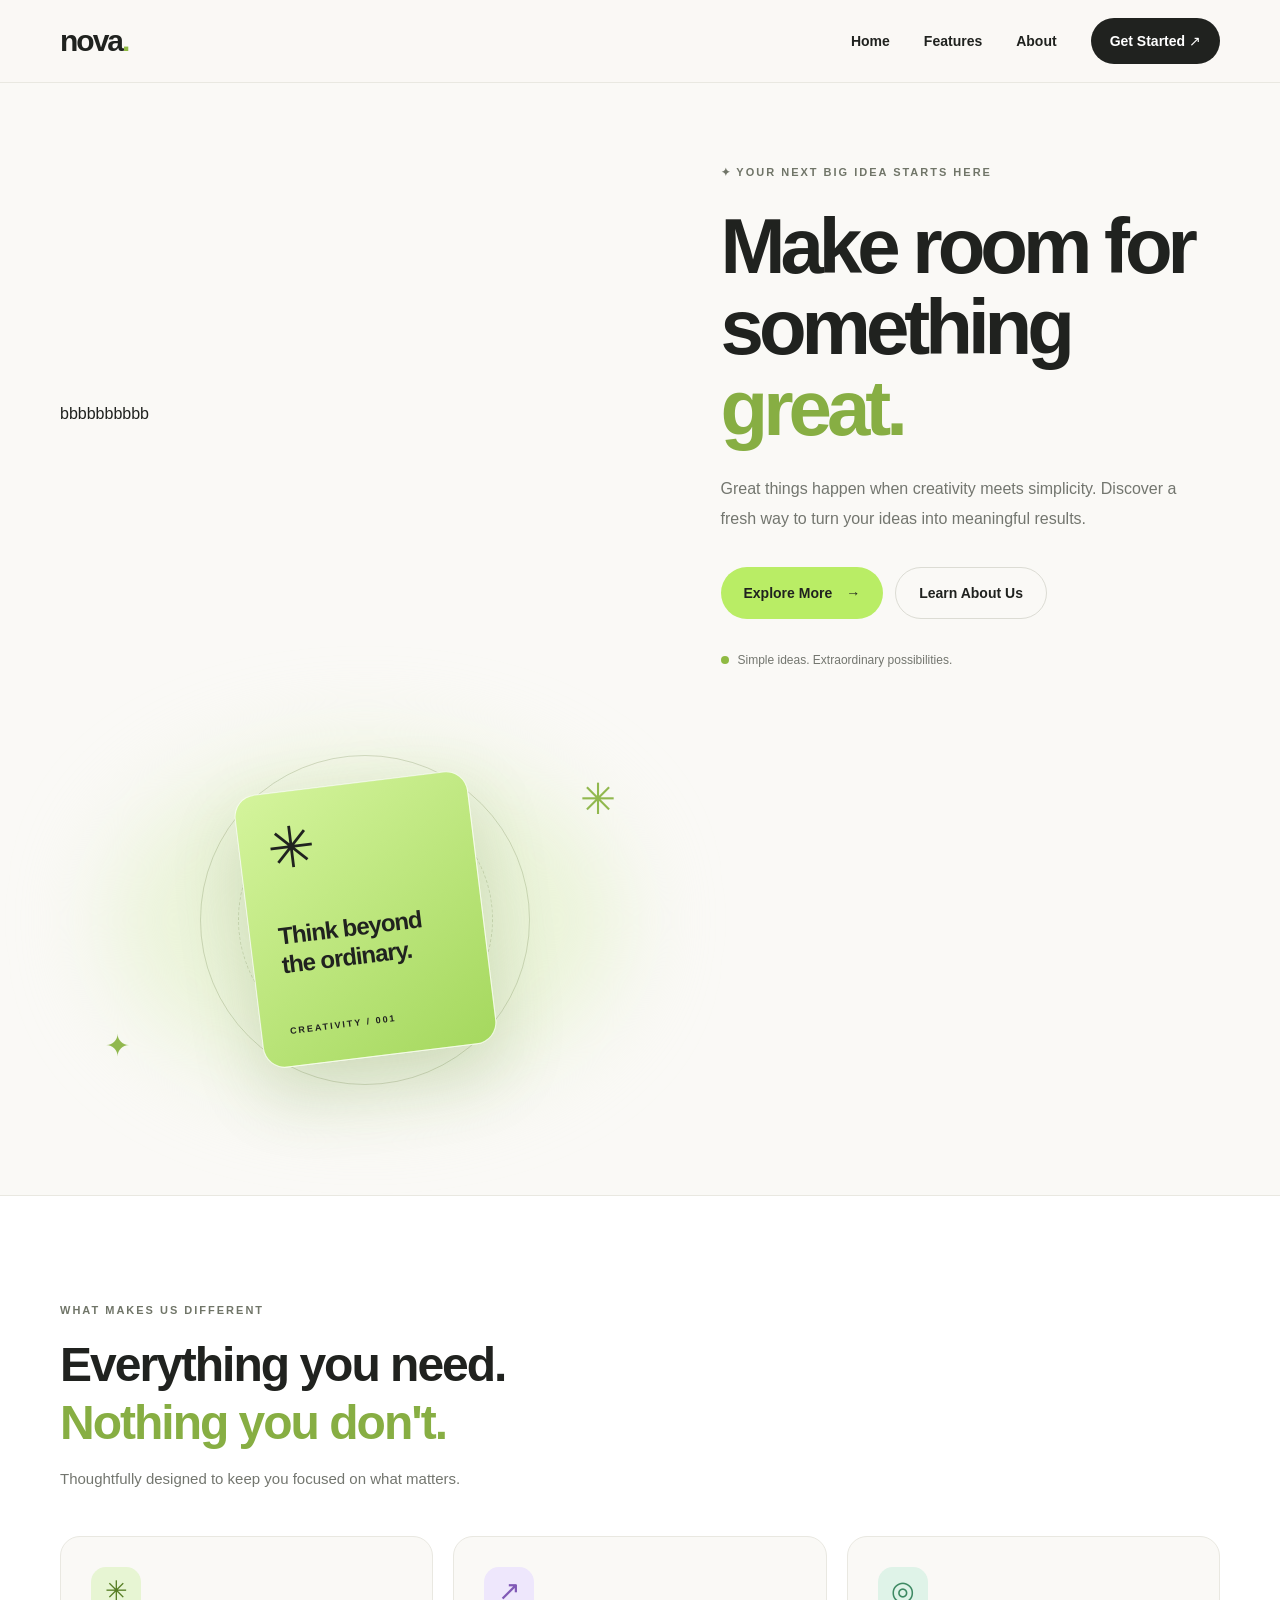
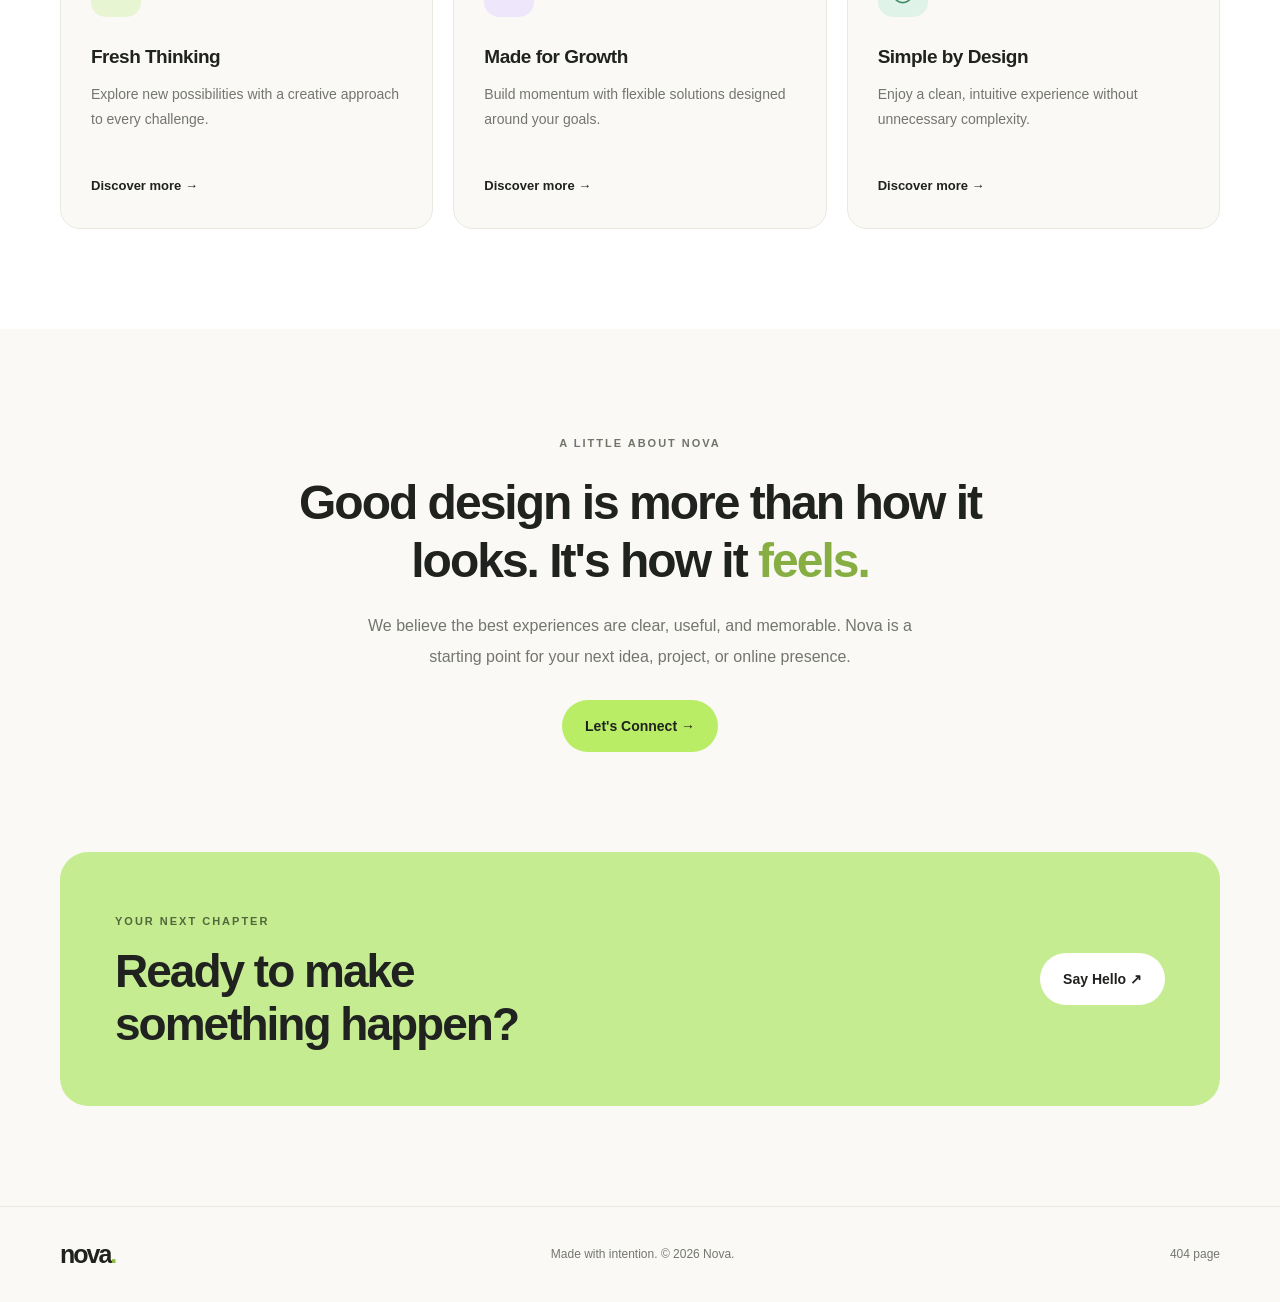
<file: index.html>
<!DOCTYPE html>
<html lang="en">
<head>
  <meta charset="UTF-8">
  <meta name="viewport" content="width=device-width, initial-scale=1.0">
  <meta name="description" content="Discover a better way to bring your ideas to life.">
  <title>Nova — Build Something Great</title>
  <link rel="stylesheet" href="style.css">
</head>
<body>
  <header class="site-header">
    <nav class="navbar container" aria-label="Main navigation">
      <a href="index.html" class="logo">nova<span>.</span></a>

      <div class="nav-links">
        <a href="#home">Home</a>
        <a href="#features">Features</a>
        <a href="#about">About</a>
        <a href="#contact" class="nav-cta">Get Started ↗</a>
      </div>
    </nav>
  </header>

  <main>
    <section class="hero container" id="home">bbbbbbbbbb
      <div class="hero-content">
        <span class="eyebrow">✦ YOUR NEXT BIG IDEA STARTS HERE</span>

        <h1>Make room for<br>something <span>great.</span></h1>

        <p class="hero-description">
          Great things happen when creativity meets simplicity.
          Discover a fresh way to turn your ideas into meaningful results.
        </p>

        <div class="hero-actions">
          <a href="#features" class="button button-primary">
            Explore More <span>→</span>
          </a>
          <a href="#about" class="button button-secondary">
            Learn About Us
          </a>
        </div>

        <div class="hero-note">
          <span class="status-dot"></span>
          Simple ideas. Extraordinary possibilities.
        </div>
      </div>

      <div class="hero-art" aria-label="Abstract decorative artwork">
        <div class="art-glow"></div>
        <div class="art-circle circle-one"></div>
        <div class="art-circle circle-two"></div>
        <div class="art-card">
          <span class="art-symbol">✳</span>
          <p>Think beyond<br>the ordinary.</p>
          <span class="art-caption">CREATIVITY / 001</span>
        </div>
        <span class="floating-star star-one">✳</span>
        <span class="floating-star star-two">✦</span>
      </div>
    </section>

    <section class="features section" id="features">
      <div class="container">
        <div class="section-heading">
          <span class="eyebrow">WHAT MAKES US DIFFERENT</span>
          <h2>Everything you need.<br><span>Nothing you don't.</span></h2>
          <p>Thoughtfully designed to keep you focused on what matters.</p>
        </div>

        <div class="feature-grid">
          <article class="feature-card">
            <div class="feature-icon">✳</div>
            <h3>Fresh Thinking</h3>
            <p>Explore new possibilities with a creative approach to every challenge.</p>
            <a href="#about" class="text-link">Discover more →</a>
          </article>

          <article class="feature-card">
            <div class="feature-icon icon-purple">↗</div>
            <h3>Made for Growth</h3>
            <p>Build momentum with flexible solutions designed around your goals.</p>
            <a href="#about" class="text-link">Discover more →</a>
          </article>

          <article class="feature-card">
            <div class="feature-icon icon-green">◎</div>
            <h3>Simple by Design</h3>
            <p>Enjoy a clean, intuitive experience without unnecessary complexity.</p>
            <a href="#about" class="text-link">Discover more →</a>
          </article>
        </div>
      </div>
    </section>

    <section class="about-section section" id="about">
      <div class="container about-content">
        <span class="eyebrow">A LITTLE ABOUT NOVA</span>
        <h2>Good design is more than how it looks. It's how it <span>feels.</span></h2>
        <p>
          We believe the best experiences are clear, useful, and memorable.
          Nova is a starting point for your next idea, project, or online presence.
        </p>
        <a href="#contact" class="button button-primary">Let's Connect →</a>
      </div>
    </section>

    <section class="contact-section section" id="contact">
      <div class="container contact-card">
        <div>
          <span class="eyebrow">YOUR NEXT CHAPTER</span>
          <h2>Ready to make<br>something happen?</h2>
        </div>
        <a href="mailto:hello@example.com" class="button button-light">
          Say Hello ↗
        </a>
      </div>
    </section>
  </main>

  <footer class="site-footer">
    <div class="container footer-content"> 
      <a href="index.html" class="logo">nova<span>.</span></a>
      <p>Made with intention. © 2026 Nova.</p>
      <a href="404.html">404 page</a>
    </div>
  </footer>
</body>
</html>
</file>
<file: style.css>
/* =========================
   1. Base styles
========================= */
:root {
  --bg: #faf9f6;
  --surface: #ffffff;
  --text: #20221f;
  --muted: #73766f;
  --accent: #b9ed65;
  --accent-dark: #26351a;
  --border: #e9e8e1;
  --radius: 20px;
  --container: 1160px;
}

* {
  box-sizing: border-box;
  margin: 0;
  padding: 0;
}

html {
  scroll-behavior: smooth;
  scroll-padding-top: 90px;
}

body {
  font-family: Inter, -apple-system, BlinkMacSystemFont, "Segoe UI",
    sans-serif;
  background: var(--bg);
  color: var(--text);
  line-height: 1.6;
  -webkit-font-smoothing: antialiased;
}

a {
  color: inherit;
  text-decoration: none;
}

button,
a {
  -webkit-tap-highlight-color: transparent;
}

a:focus-visible {
  outline: 3px solid #709a38;
  outline-offset: 5px;
}

.container {
  width: min(var(--container), calc(100% - 48px));
  margin-inline: auto;
}

.section {
  padding-block: 100px;
}

/* =========================
   2. Navigation
========================= */
.site-header {
  border-bottom: 1px solid var(--border);
  background: rgba(250, 249, 246, 0.92);
}

.navbar {
  min-height: 82px;
  display: flex;
  justify-content: space-between;
  align-items: center;
  gap: 24px;
}

.logo {
  font-size: 30px;
  font-weight: 850;
  letter-spacing: -2px;
}

.logo span {
  color: #8fba42;
}

.nav-links {
  display: flex;
  align-items: center;
  gap: 34px;
  font-size: 14px;
  font-weight: 550;
}

.nav-links > a:not(.nav-cta) {
  transition: color 0.2s ease;
}

.nav-links > a:not(.nav-cta):hover {
  color: #709a38;
}

.nav-cta {
  background: var(--text);
  color: white;
  padding: 12px 19px;
  border-radius: 100px;
  transition: transform 0.2s ease, background 0.2s ease;
}

.nav-cta:hover {
  background: #42453e;
  transform: translateY(-2px);
}

/* =========================
   3. Buttons
========================= */
.button {
  display: inline-flex;
  align-items: center;
  justify-content: center;
  gap: 14px;
  min-height: 52px;
  padding: 0 23px;
  border-radius: 100px;
  font-size: 14px;
  font-weight: 700;
  transition: transform 0.2s ease, background 0.2s ease;
}

.button:hover {
  transform: translateY(-3px);
}

.button-primary {
  background: var(--accent);
  color: var(--text);
}

.button-primary:hover {
  background: #a9df50;
}

.button-secondary {
  border: 1px solid #dcdcd4;
  background: transparent;
}

.button-secondary:hover {
  background: white;
}

.button-light {
  background: white;
  color: var(--text);
}

.button-light:hover {
  background: var(--accent);
}

/* =========================
   4. Hero section
========================= */
.hero {
  min-height: 610px;
  display: grid;
  grid-template-columns: 1.1fr 0.9fr;
  align-items: center;
  gap: 50px;
  padding-block: 75px;
}

.eyebrow {
  display: inline-block;
  color: #707568;
  font-size: 11px;
  font-weight: 800;
  letter-spacing: 2px;
}

.hero h1 {
  margin-top: 22px;
  font-size: clamp(46px, 6.1vw, 78px);
  font-weight: 800;
  line-height: 1.04;
  letter-spacing: -5px;
}

.hero h1 span,
.section-heading h2 span,
.about-content h2 span {
  color: #87ae43;
}

.hero-description {
  max-width: 475px;
  margin-top: 25px;
  color: var(--muted);
  font-size: 16px;
  line-height: 1.9;
}

.hero-actions {
  display: flex;
  flex-wrap: wrap;
  gap: 12px;
  margin-top: 32px;
}

.hero-note {
  display: flex;
  align-items: center;
  gap: 9px;
  margin-top: 32px;
  color: var(--muted);
  font-size: 12px;
}

.status-dot {
  width: 8px;
  height: 8px;
  border-radius: 50%;
  background: #8fba42;
}

/* Decorative hero artwork */
.hero-art {
  position: relative;
  min-height: 400px;
  display: grid;
  place-items: center;
  isolation: isolate;
}

.art-glow {
  position: absolute;
  inset: 8%;
  z-index: -2;
  background: #eaf3d8;
  filter: blur(45px);
  border-radius: 50%;
}

.art-circle {
  position: absolute;
  border-radius: 50%;
  border: 1px solid rgba(87, 112, 49, 0.22);
}

.circle-one {
  width: 330px;
  height: 330px;
}

.circle-two {
  width: 255px;
  height: 255px;
  border-style: dashed;
}

.art-card {
  width: 235px;
  min-height: 275px;
  padding: 28px;
  border: 1px solid rgba(255, 255, 255, 0.8);
  border-radius: 22px;
  background: linear-gradient(145deg, #d4f49c, #a5d85e);
  box-shadow: 0 28px 70px rgba(82, 115, 39, 0.2);
  transform: rotate(-7deg);
  display: flex;
  flex-direction: column;
  justify-content: space-between;
  transition: transform 0.4s ease;
}

.art-card:hover {
  transform: rotate(0deg) translateY(-5px);
}

.art-symbol {
  font-size: 57px;
  line-height: 1;
}

.art-card p {
  font-size: 24px;
  font-weight: 800;
  line-height: 1.2;
  letter-spacing: -1px;
}

.art-caption {
  font-size: 9px;
  font-weight: 800;
  letter-spacing: 2px;
}

.floating-star {
  position: absolute;
  color: #91b84e;
}

.star-one {
  top: 45px;
  right: 55px;
  font-size: 43px;
}

.star-two {
  bottom: 50px;
  left: 45px;
  font-size: 30px;
}

/* =========================
   5. Feature cards
========================= */
.features {
  border-top: 1px solid var(--border);
  background: #fff;
}

.section-heading {
  max-width: 600px;
  margin-bottom: 45px;
}

.section-heading h2,
.about-content h2 {
  margin-top: 15px;
  font-size: clamp(32px, 4vw, 48px);
  line-height: 1.2;
  letter-spacing: -2px;
}

.section-heading > p {
  margin-top: 15px;
  color: var(--muted);
  font-size: 15px;
}

.feature-grid {
  display: grid;
  grid-template-columns: repeat(3, minmax(0, 1fr));
  gap: 20px;
}

.feature-card {
  padding: 30px;
  border: 1px solid var(--border);
  border-radius: var(--radius);
  background: var(--bg);
  transition: transform 0.25s ease, box-shadow 0.25s ease;
}

.feature-card:hover {
  transform: translateY(-6px);
  box-shadow: 0 16px 35px rgba(30, 35, 20, 0.07);
}

.feature-icon {
  display: grid;
  place-items: center;
  width: 50px;
  height: 50px;
  margin-bottom: 25px;
  border-radius: 15px;
  background: #e7f5d3;
  color: #567d23;
  font-size: 27px;
}

.icon-purple {
  background: #eee7fc;
  color: #8059b6;
}

.icon-green {
  background: #dff3e8;
  color: #3e8963;
}

.feature-card h3 {
  margin-bottom: 10px;
  font-size: 19px;
  letter-spacing: -0.5px;
}

.feature-card p {
  min-height: 76px;
  color: var(--muted);
  font-size: 14px;
  line-height: 1.8;
}

.text-link {
  display: inline-block;
  margin-top: 18px;
  font-size: 13px;
  font-weight: 750;
}

.text-link:hover {
  color: #71983b;
}

/* =========================
   6. About and contact
========================= */
.about-section {
  background: var(--bg);
}

.about-content {
  max-width: 720px;
  text-align: center;
}

.about-content h2 {
  margin-top: 20px;
}

.about-content > p {
  max-width: 570px;
  margin: 22px auto 28px;
  color: var(--muted);
  line-height: 1.9;
}

.contact-section {
  padding-top: 0;
}

.contact-card {
  padding: 55px;
  display: flex;
  align-items: center;
  justify-content: space-between;
  gap: 30px;
  border-radius: 28px;
  background: #c5ec91;
}

.contact-card .eyebrow {
  color: #51683a;
}

.contact-card h2 {
  margin-top: 12px;
  font-size: clamp(30px, 4vw, 46px);
  line-height: 1.15;
  letter-spacing: -2px;
}

/* =========================
   7. Footer
========================= */
.site-footer {
  border-top: 1px solid var(--border);
}

.footer-content {
  min-height: 95px;
  display: flex;
  justify-content: space-between;
  align-items: center;
  gap: 20px;
}

.footer-content .logo {
  font-size: 25px;
}

.footer-content p,
.footer-content > a:last-child {
  color: var(--muted);
  font-size: 12px;
}

.footer-content > a:last-child:hover {
  color: var(--text);
}

/* =========================
   8. 404 error page
========================= */
.error-page {
  min-height: 100vh;
  display: flex;
  flex-direction: column;
}

.error-main {
  flex: 1;
  display: grid;
  place-items: center;
  padding-block: 75px;
}

.error-content {
  width: min(650px, calc(100% - 40px));
  text-align: center;
}

.error-number {
  color: #d7e9bd;
  font-size: clamp(120px, 27vw, 245px);
  font-weight: 900;
  line-height: 1;
  letter-spacing: -15px;
}

.error-content h1 {
  margin-top: 15px;
  font-size: clamp(28px, 5vw, 44px);
  line-height: 1.2;
  letter-spacing: -1.5px;
}

.error-content > p {
  max-width: 440px;
  margin: 18px auto 28px;
  color: var(--muted);
  font-size: 15px;
  line-height: 1.8;
}

.error-actions {
  display: flex;
  justify-content: center;
  flex-wrap: wrap;
  gap: 12px;
}

/* =========================
   9. Responsive styles
========================= */
@media (max-width: 800px) {
  .hero {
    grid-template-columns: 1fr;
    gap: 20px;
    padding-top: 65px;
  }

  .hero-content {
    text-align: center;
  }

  .hero-description {
    margin-inline: auto;
  }

  .hero-actions,
  .hero-note {
    justify-content: center;
  }

  .hero-art {
    min-height: 350px;
  }

  .feature-grid {
    grid-template-columns: 1fr;
  }

  .feature-card p {
    min-height: auto;
  }

  .contact-card {
    padding: 40px 28px;
  }
}

@media (max-width: 560px) {
  .container {
    width: calc(100% - 36px);
  }

  .section {
    padding-block: 70px;
  }

  .navbar {
    min-height: 72px;
  }

  .logo {
    font-size: 27px;
  }

  .nav-links {
    gap: 15px;
    font-size: 12px;
  }

  .nav-links > a:nth-child(2),
  .nav-links > a:nth-child(3) {
    display: none;
  }

  .nav-cta {
    padding: 10px 13px;
  }

  .hero {
    padding-block: 55px;
  }

  .hero h1 {
    font-size: clamp(43px, 12vw, 60px);
    letter-spacing: -3px;
  }

  .hero-description {
    font-size: 14px;
  }

  .hero-art {
    min-height: 315px;
  }

  .circle-one {
    width: 275px;
    height: 275px;
  }

  .circle-two {
    width: 220px;
    height: 220px;
  }

  .art-card {
    width: 205px;
    min-height: 245px;
  }

  .hero-actions .button {
    padding-inline: 17px;
    font-size: 12px;
  }

  .feature-card {
    padding: 25px;
  }

  .contact-card {
    flex-direction: column;
    align-items: flex-start;
    padding: 32px 24px;
  }

  .footer-content {
    padding-block: 22px;
    flex-wrap: wrap;
  }

  .footer-content p {
    order: 3;
    width: 100%;
  }

  .error-number {
    letter-spacing: -8px;
  }
}

@media (prefers-reduced-motion: reduce) {
  *,
  *::before,
  *::after {
    scroll-behavior: auto !important;
    transition-duration: 0.01ms !important;
    animation-duration: 0.01ms !important;
    animation-iteration-count: 1 !important;
  }
}
</file>
